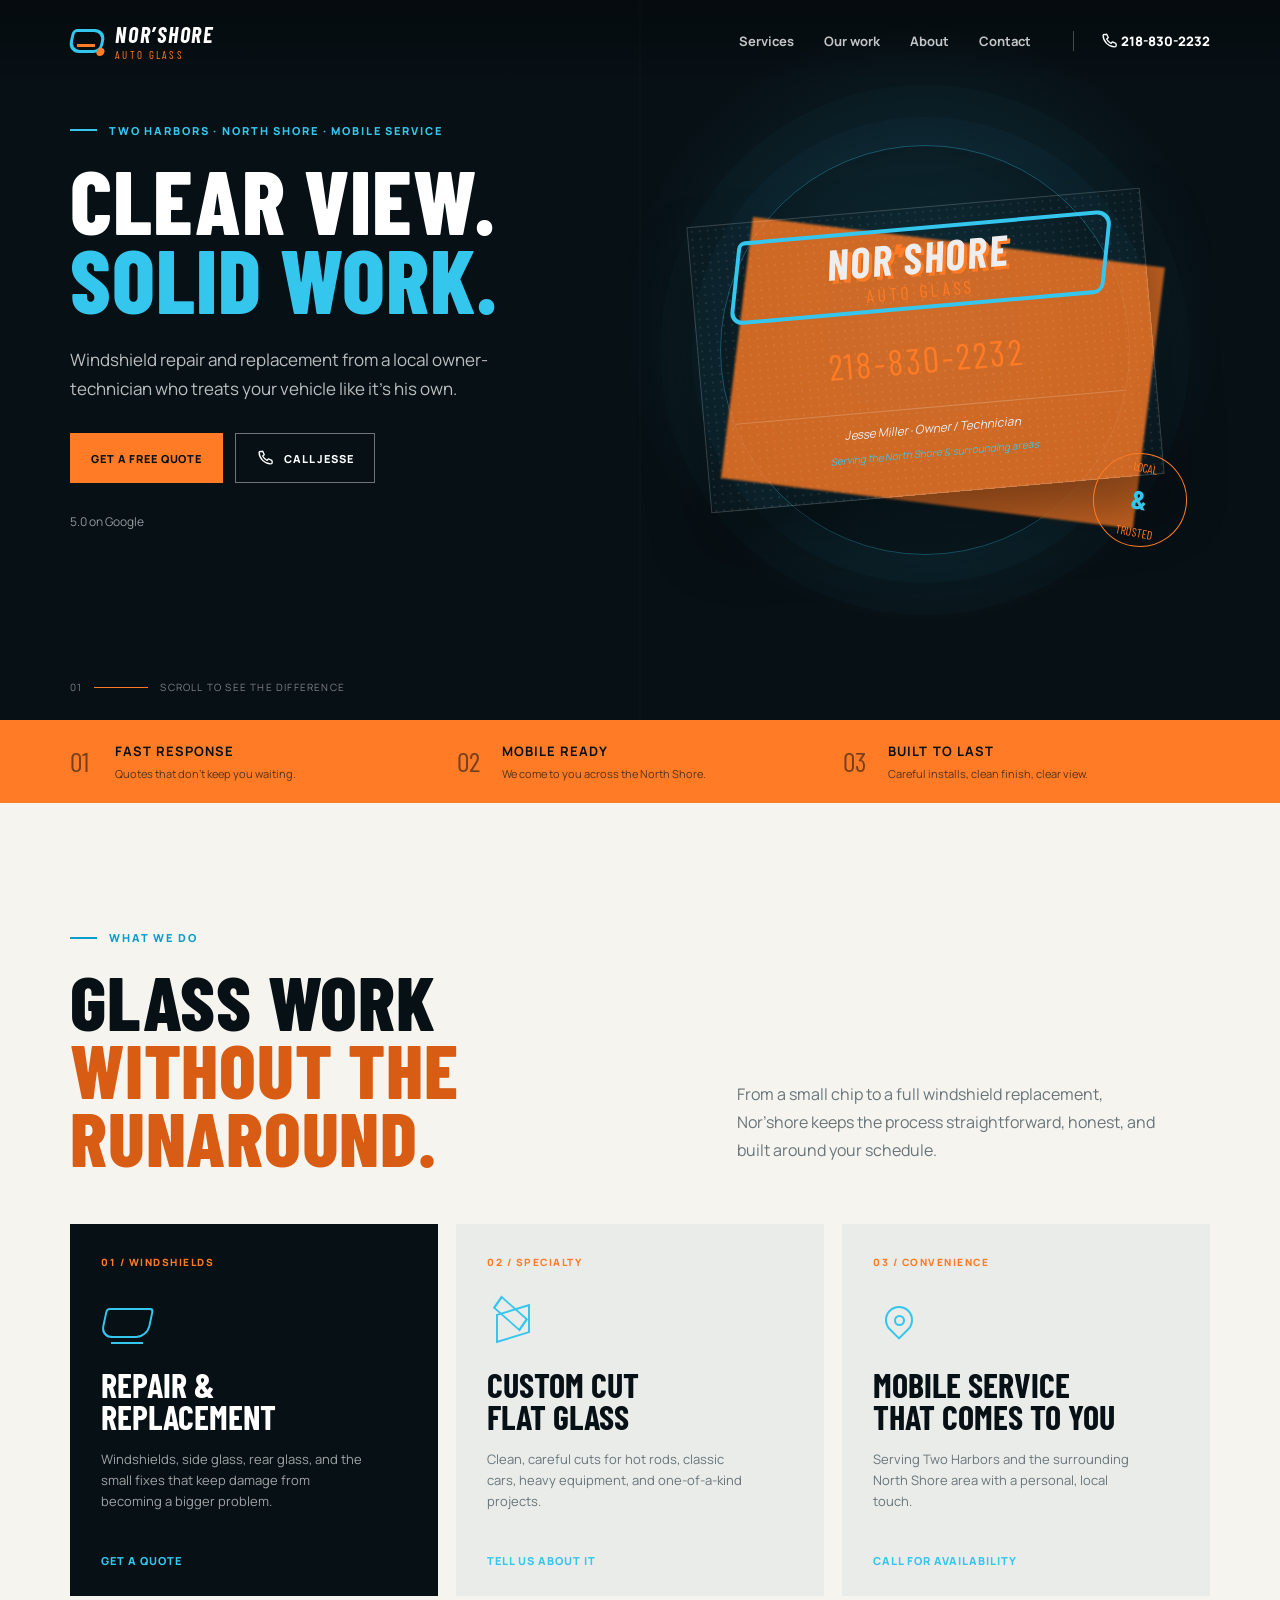
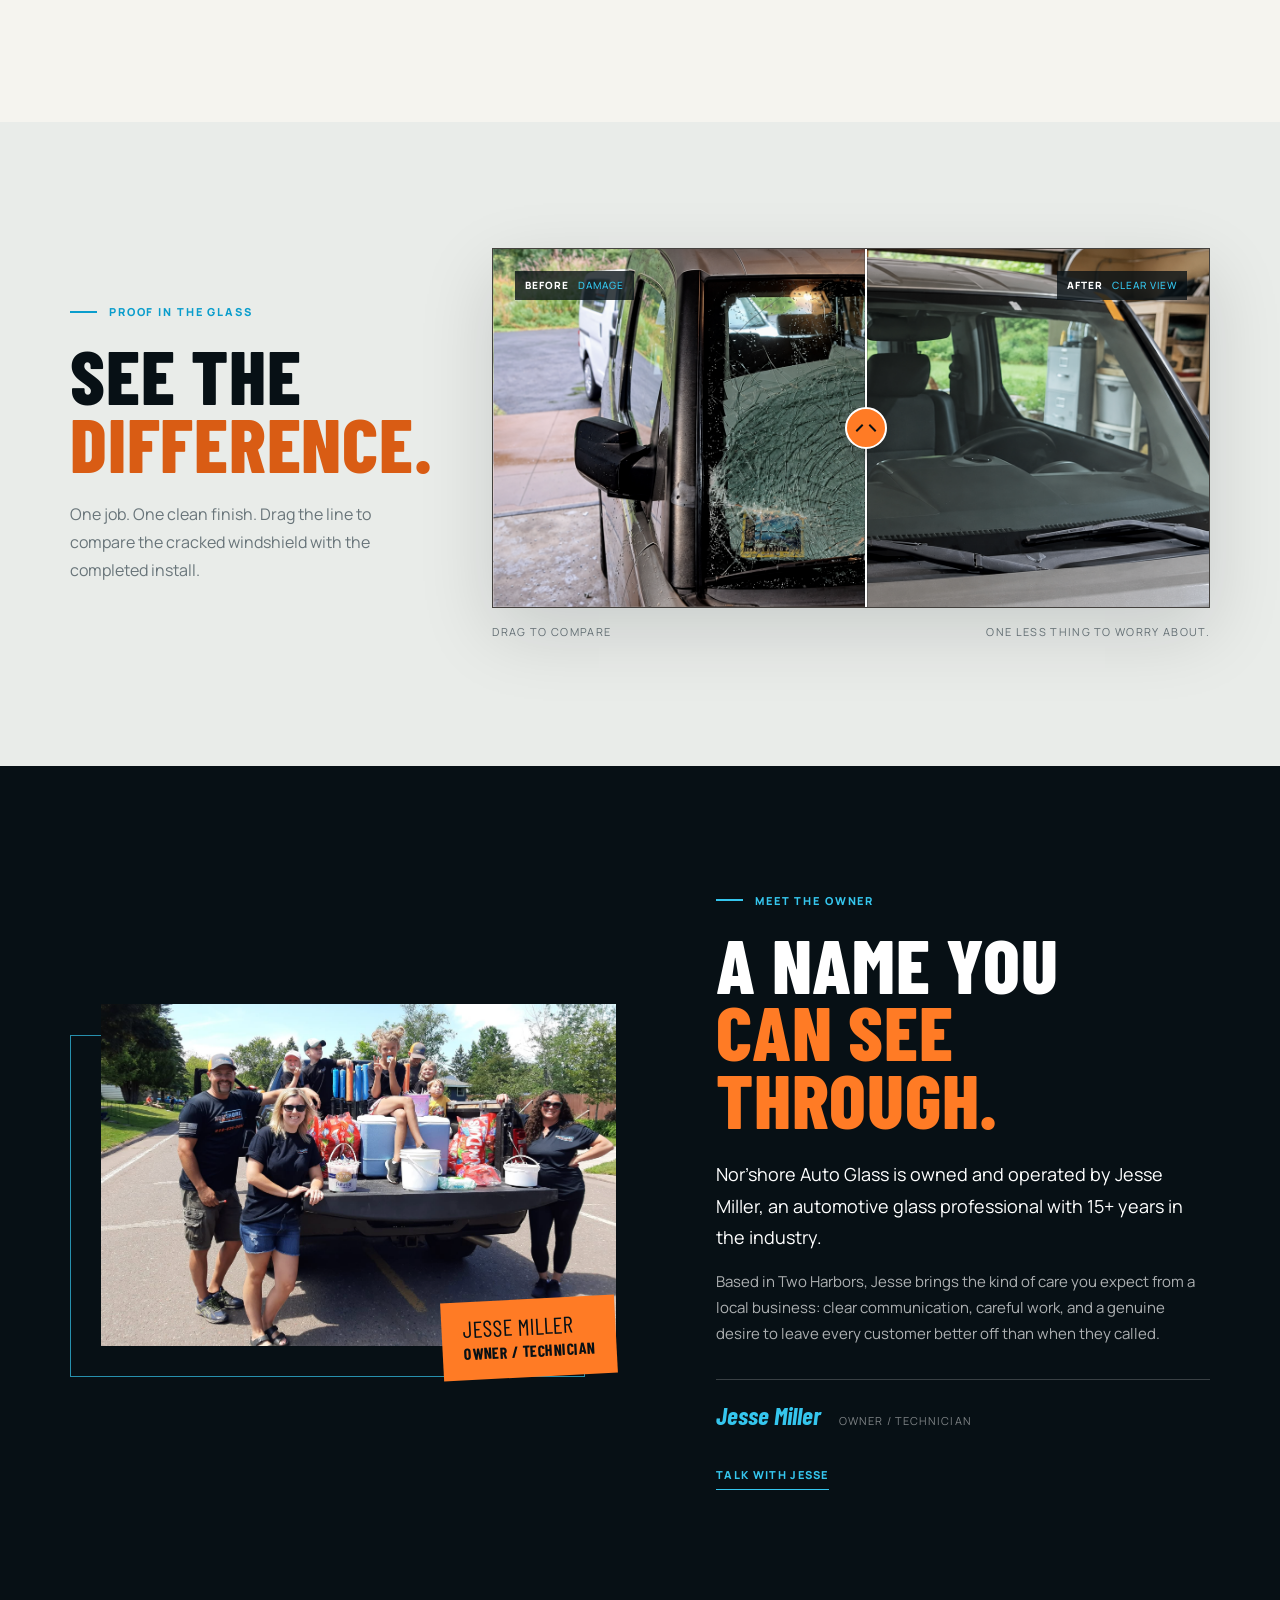
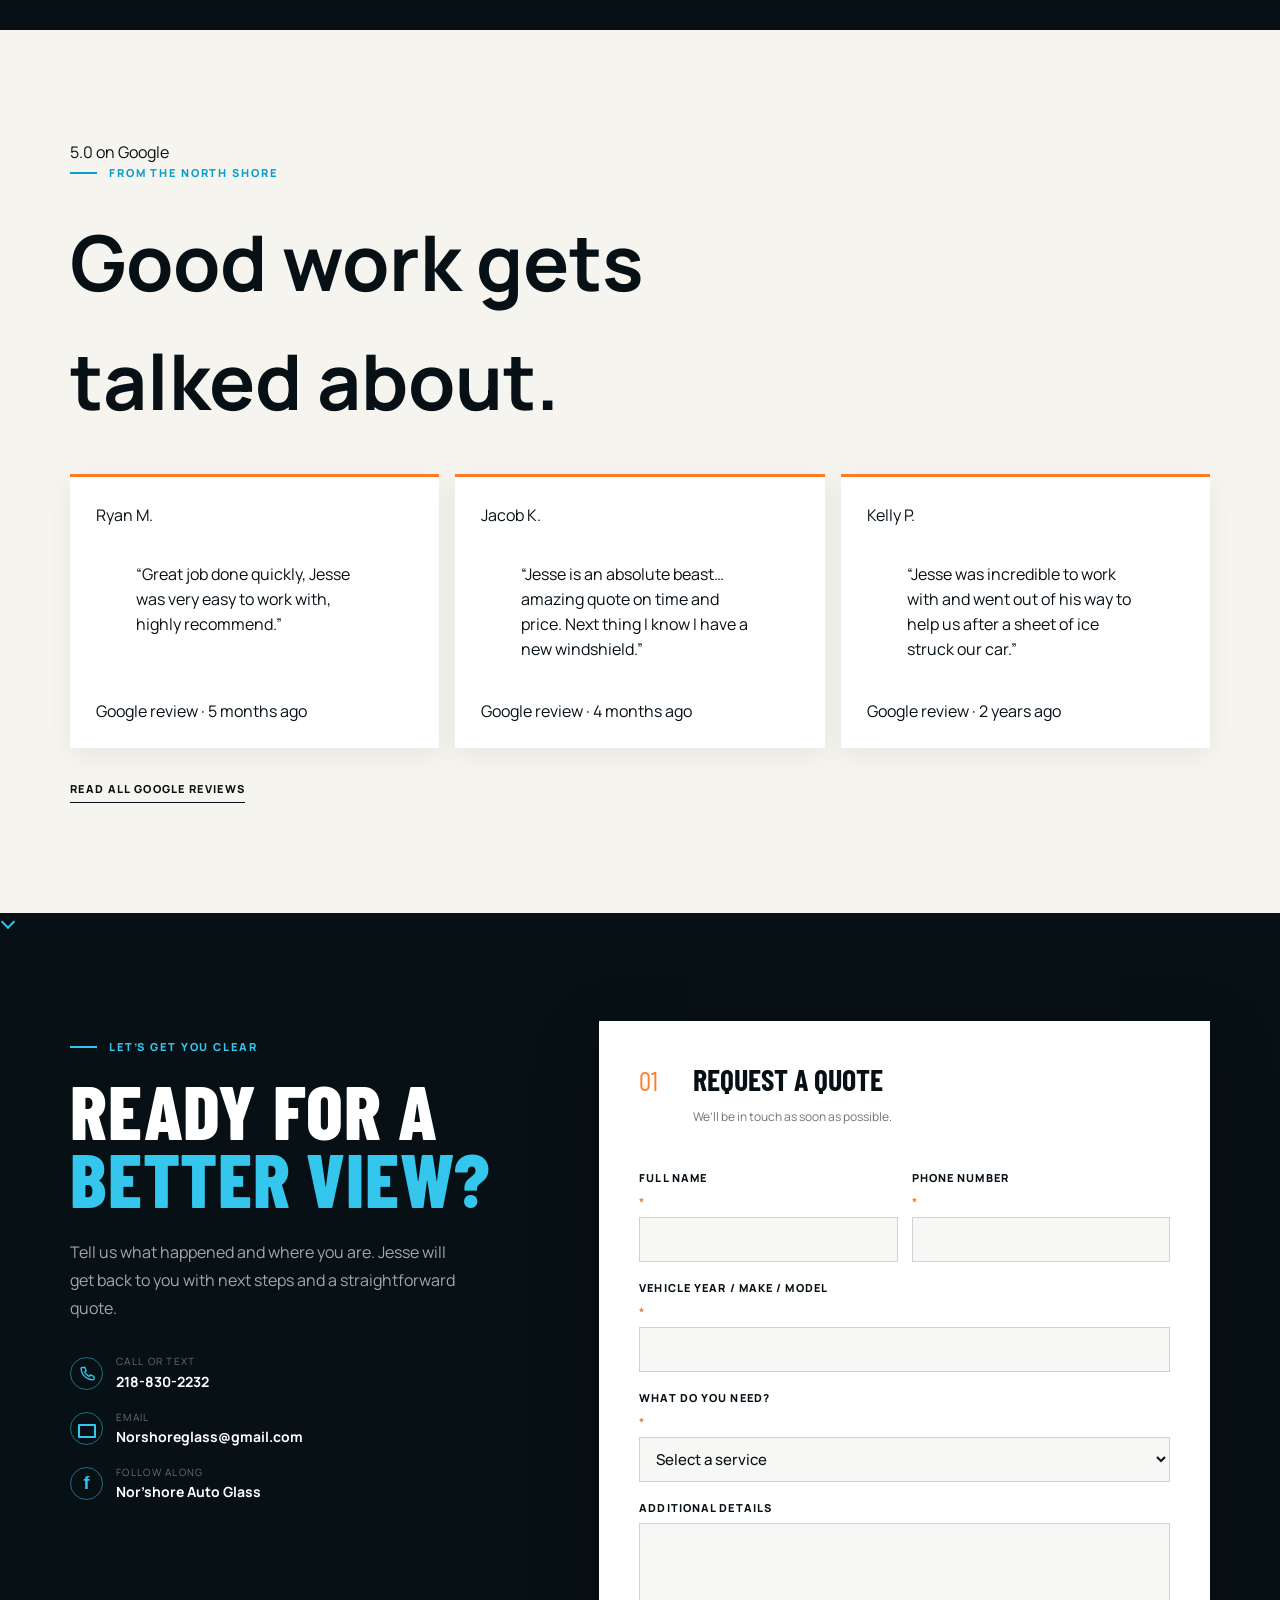
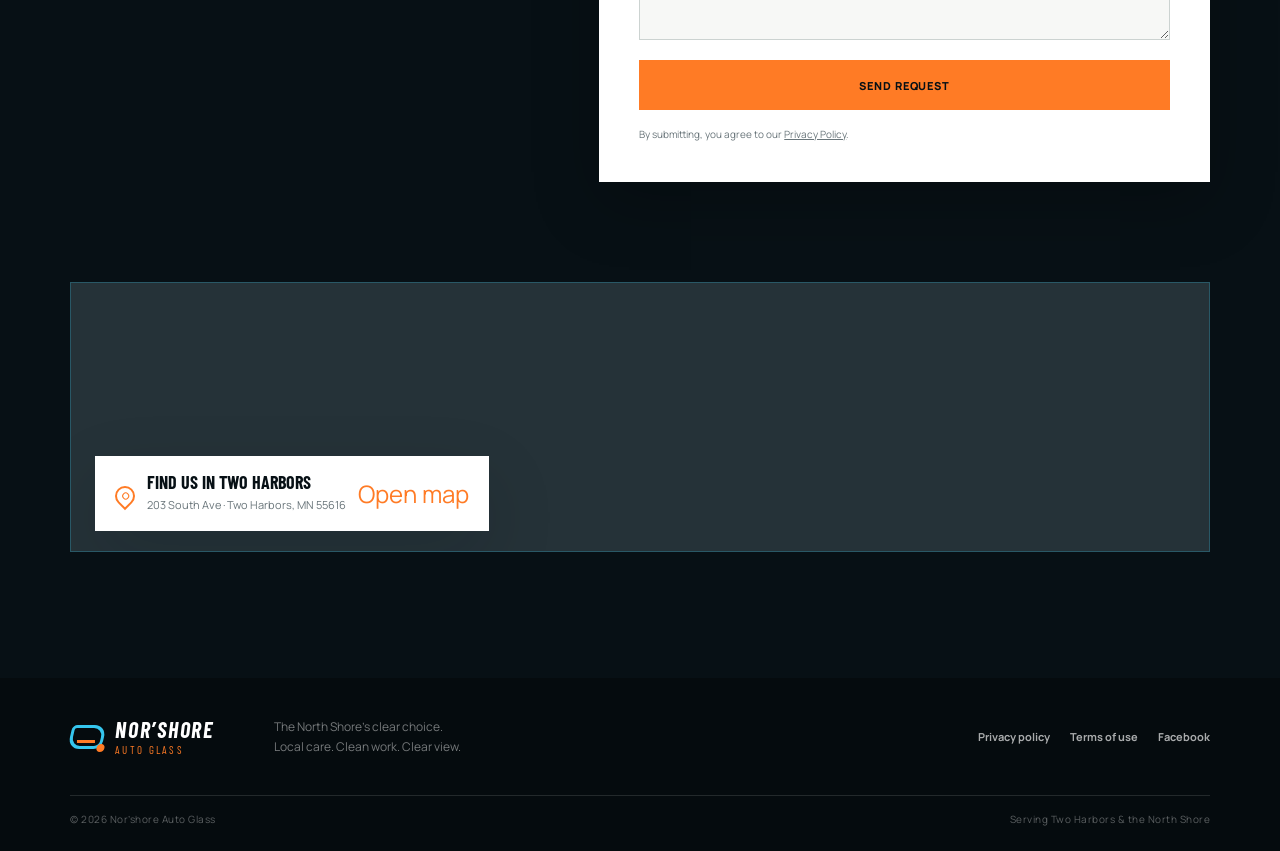
<file: index.html>
<!doctype html>
<html lang="en">
<head>
  <meta charset="utf-8">
  <meta name="viewport" content="width=device-width, initial-scale=1">
  <meta name="description" content="Nor'shore Auto Glass provides dependable windshield repair, replacement, custom glass cutting, and mobile service across Two Harbors and the North Shore.">
  <meta name="theme-color" content="#071015">
  <title>Nor'shore Auto Glass | The North Shore's Clear Choice</title>
  <link rel="preconnect" href="https://fonts.googleapis.com">
  <link rel="preconnect" href="https://fonts.gstatic.com" crossorigin>
  <link href="https://fonts.googleapis.com/css2?family=Barlow+Condensed:wght@500;600;700;800&family=Manrope:wght@400;500;600;700;800&display=swap" rel="stylesheet">
  <link rel="stylesheet" href="style.css">
  <link rel="stylesheet" href="form-overrides.css">
</head>
<body>
  <a class="skip-link" href="#main-content">Skip to content</a>
  <header class="site-header">
    <div class="shell nav-wrap">
      <a class="brand" href="#top" aria-label="Nor'shore Auto Glass home">
        <span class="brand-mark" aria-hidden="true"><span></span></span>
        <span class="brand-copy"><strong>NOR’SHORE</strong><em>AUTO GLASS</em></span>
      </a>
      <nav class="desktop-nav" aria-label="Primary navigation">
        <a href="#services">Services</a>
        <a href="#work">Our work</a>
        <a href="#about">About</a>
        <a href="#contact">Contact</a>
      </nav>
      <a class="nav-call" href="tel:+12188302232"><svg class="icon icon-phone" viewBox="0 0 24 24" aria-hidden="true"><path d="M6.6 3.5 9 3l2 4.7-2.2 1.6a15.6 15.6 0 0 0 6 6l1.6-2.2 4.7 2 .5 2.4a2 2 0 0 1-2 2.4C11.3 19.7 4.3 12.7 4.1 4.4a2 2 0 0 1 2.5-.9Z"/></svg> 218-830-2232</a>
    </div>
  </header>

  <main id="main-content">
    <section class="hero" id="top">
      <div class="hero-grid"></div>
      <div class="shell hero-inner">
        <div class="hero-content">
          <p class="eyebrow"><span class="eyebrow-line"></span> Two Harbors · North Shore · Mobile service</p>
          <h1>Clear view.<br><span>Solid work.</span></h1>
          <p class="hero-lede">Windshield repair and replacement from a local owner-technician who treats your vehicle like it’s his own.</p>
          <div class="hero-actions">
            <a class="button button-primary" href="#contact">Get a free quote</a>
            <a class="button button-ghost" href="tel:+12188302232"><svg class="icon icon-phone" viewBox="0 0 24 24" aria-hidden="true"><path d="M6.6 3.5 9 3l2 4.7-2.2 1.6a15.6 15.6 0 0 0 6 6l1.6-2.2 4.7 2 .5 2.4a2 2 0 0 1-2 2.4C11.3 19.7 4.3 12.7 4.1 4.4a2 2 0 0 1 2.5-.9Z"/></svg> Call Jesse</a>
          </div>
          <div class="hero-proof"><span>5.0 on Google</span></div>
        </div>
        <div class="hero-art" aria-label="Nor'shore Auto Glass brand card">
          <div class="hero-ring"></div>
          <div class="hero-card-shadow"></div>
          <div class="hero-card">
            <div class="card-logo"><span class="card-logo-frame"></span><strong>NOR<span>’</span>SHORE</strong><em>AUTO GLASS</em></div>
            <div class="card-number">218-830-2232</div>
            <div class="card-rule"></div>
            <p>Jesse Miller · Owner / Technician</p>
            <small>Serving the North Shore &amp; surrounding areas</small>
          </div>
          <div class="hero-sticker"><span>Local</span><strong>&amp;</strong><span>Trusted</span></div>
        </div>
      </div>
      <div class="hero-bottom shell"><span>01</span><span class="scroll-line"></span><span>Scroll to see the difference</span></div>
    </section>

    <section class="service-strip" aria-label="Service highlights">
      <div class="shell service-strip-grid">
        <div><span class="strip-number">01</span><strong>Fast response</strong><span>Quotes that don’t keep you waiting.</span></div>
        <div><span class="strip-number">02</span><strong>Mobile ready</strong><span>We come to you across the North Shore.</span></div>
        <div><span class="strip-number">03</span><strong>Built to last</strong><span>Careful installs, clean finish, clear view.</span></div>
      </div>
    </section>

    <section class="section services-section" id="services">
      <div class="shell">
        <div class="section-heading split-heading">
          <div><p class="eyebrow dark"><span class="eyebrow-line"></span> What we do</p><h2>Glass work<br><span>without the runaround.</span></h2></div>
          <p>From a small chip to a full windshield replacement, Nor’shore keeps the process straightforward, honest, and built around your schedule.</p>
        </div>
        <div class="service-grid">
          <article class="service-card featured"><span class="service-index">01 / WINDSHIELDS</span><div class="service-icon icon-windshield" aria-hidden="true"></div><h3>Repair &amp;<br>replacement</h3><p>Windshields, side glass, rear glass, and the small fixes that keep damage from becoming a bigger problem.</p><a href="#contact">Get a quote</a></article>
          <article class="service-card"><span class="service-index">02 / SPECIALTY</span><div class="service-icon icon-cube" aria-hidden="true"></div><h3>Custom cut<br>flat glass</h3><p>Clean, careful cuts for hot rods, classic cars, heavy equipment, and one-of-a-kind projects.</p><a href="#contact">Tell us about it</a></article>
          <article class="service-card"><span class="service-index">03 / CONVENIENCE</span><div class="service-icon icon-location" aria-hidden="true"></div><h3>Mobile service<br>that comes to you</h3><p>Serving Two Harbors and the surrounding North Shore area with a personal, local touch.</p><a href="tel:+12188302232">Call for availability</a></article>
        </div>
      </div>
    </section>

    <section class="section work-section" id="work">
      <div class="shell">
        <div class="section-heading work-heading"><div><p class="eyebrow dark"><span class="eyebrow-line"></span> Proof in the glass</p><h2>See the<br><span>difference.</span></h2></div><p>One job. One clean finish. Drag the line to compare the cracked windshield with the completed install.</p></div>
        <div class="comparison" style="--position: 52%">
          <div class="comparison-label label-before">Before <span>damage</span></div>
          <div class="comparison-label label-after">After <span>clear view</span></div>
          <img class="comparison-image comparison-after" src="Images/After_Nor'Shore_Matched.png" alt="Clear windshield after Nor'shore Auto Glass service" width="1536" height="1024">
          <div class="after-clip"><img class="comparison-image comparison-before" src="Images/Before_Nor'Shore_Matched.png" alt="Cracked windshield before Nor'shore Auto Glass service" width="1536" height="1024"></div>
          <div class="comparison-divider" aria-hidden="true"><span></span></div>
          <label class="sr-only" for="comparison-range">Before and after comparison position</label>
          <input id="comparison-range" class="comparison-range" type="range" min="0" max="100" value="52" aria-valuetext="52 percent after image visible">
        </div>
        <div class="comparison-meta"><span>Drag to compare</span><span>One less thing to worry about.</span></div>
      </div>
    </section>

    <section class="section about-section" id="about">
      <div class="shell about-grid">
        <div class="about-image-wrap"><img src="Images/Owner_and_Family.png" alt="Jesse Miller, pictured on the left, with family and the Nor'shore Auto Glass team" loading="lazy" width="2406" height="1598"><span class="about-caption">Jesse Miller<br><strong>Owner / Technician</strong></span></div>
        <div class="about-copy"><p class="eyebrow"><span class="eyebrow-line"></span> Meet the owner</p><h2>A name you<br><span>can see through.</span></h2><p class="lead-copy">Nor’shore Auto Glass is owned and operated by Jesse Miller, an automotive glass professional with 15+ years in the industry.</p><p>Based in Two Harbors, Jesse brings the kind of care you expect from a local business: clear communication, careful work, and a genuine desire to leave every customer better off than when they called.</p><div class="signature"><strong>Jesse Miller</strong><span>Owner / Technician</span></div><a class="text-link light-link" href="#contact">Talk with Jesse</a></div>
      </div>
    </section>

    <section class="reviews-section" aria-labelledby="reviews-title">
      <div class="shell"><div class="mobile-review-kicker"><span>5.0 on Google</span></div><p class="eyebrow dark"><span class="eyebrow-line"></span> From the North Shore</p><h2 id="reviews-title">Good work gets<br><span>talked about.</span></h2><div class="reviews-list"><figure><div class="review-top"><span>Ryan M.</span></div><blockquote>“Great job done quickly, Jesse was very easy to work with, highly recommend.”</blockquote><figcaption>Google review · 5 months ago</figcaption></figure><figure><div class="review-top"><span>Jacob K.</span></div><blockquote>“Jesse is an absolute beast… amazing quote on time and price. Next thing I know I have a new windshield.”</blockquote><figcaption>Google review · 4 months ago</figcaption></figure><figure><div class="review-top"><span>Kelly P.</span></div><blockquote>“Jesse was incredible to work with and went out of his way to help us after a sheet of ice struck our car.”</blockquote><figcaption>Google review · 2 years ago</figcaption></figure></div><a class="text-link dark-link" href="https://maps.app.goo.gl/eSVxFx4R2MsLZt9r6" target="_blank" rel="noopener">Read all Google reviews</a></div>
    </section>

    <section class="section contact-section" id="contact">
      <div class="shell contact-grid">
        <div class="contact-copy"><p class="eyebrow"><span class="eyebrow-line"></span> Let’s get you clear</p><h2>Ready for a<br><span>better view?</span></h2><p>Tell us what happened and where you are. Jesse will get back to you with next steps and a straightforward quote.</p><div class="contact-details"><a href="tel:+12188302232"><span class="detail-icon"><svg class="icon icon-phone" viewBox="0 0 24 24" aria-hidden="true"><path d="M6.6 3.5 9 3l2 4.7-2.2 1.6a15.6 15.6 0 0 0 6 6l1.6-2.2 4.7 2 .5 2.4a2 2 0 0 1-2 2.4C11.3 19.7 4.3 12.7 4.1 4.4a2 2 0 0 1 2.5-.9Z"/></svg></span><span><small>Call or text</small><strong>218-830-2232</strong></span></a><a href="mailto:Norshoreglass@gmail.com"><span class="detail-icon icon-mail" aria-hidden="true"></span><span><small>Email</small><strong>Norshoreglass@gmail.com</strong></span></a><a href="https://www.facebook.com/p/Norshore-Auto-Glass-100070150333316/" target="_blank" rel="noopener"><span class="detail-icon icon-facebook" aria-hidden="true">f</span><span><small>Follow along</small><strong>Nor’shore Auto Glass</strong></span></a></div></div>
        <div class="contact-form-wrap"><form name="contact" method="POST" data-netlify="true" netlify-honeypot="bot-field" action="/#contact" class="contact-form"><input type="hidden" name="form-name" value="contact"><p class="hidden-field"><label>Don’t fill this out if you’re human: <input name="bot-field"></label></p><div class="form-intro"><span>01</span><strong>Request a quote</strong><small>We’ll be in touch as soon as possible.</small></div><div class="form-row"><label for="full-name">Full Name <span>*</span><input id="full-name" name="full-name" type="text" autocomplete="name" required></label><label for="phone">Phone Number <span>*</span><input id="phone" name="phone" type="tel" autocomplete="tel" required></label></div><label for="vehicle">Vehicle Year / Make / Model <span>*</span><input id="vehicle" name="vehicle" type="text" autocomplete="off" required></label><label for="service">What do you need? <span>*</span><select id="service" name="service" required><option value="" selected disabled>Select a service</option><option value="Windshield Repair">Windshield Repair</option><option value="Windshield Replacement">Windshield Replacement</option><option value="Full Glass Installation (door/back glass/mirrors)">Full Glass Installation (door/back glass/mirrors)</option><option value="Custom Cut Flat Glass">Custom Cut Flat Glass</option><option value="Heavy Equipment Glass">Heavy Equipment Glass</option><option value="Mobile Service">Mobile Service</option></select></label><label for="additional-details">Additional Details<textarea id="additional-details" name="additional-details" rows="4"></textarea></label><button class="button button-primary submit-button" type="submit">Send request</button><p class="form-note">By submitting, you agree to our <a href="privacy.html">Privacy Policy</a>.</p></form></div>
      </div>
      <div class="map-wrap"><iframe title="Map showing Nor'shore Auto Glass in Two Harbors, Minnesota" src="https://www.google.com/maps?q=Nor%27shore%20Auto%20Glass%2C%20203%20South%20Ave%2C%20Two%20Harbors%2C%20MN%2055616&output=embed" loading="lazy" referrerpolicy="no-referrer-when-downgrade"></iframe><div class="map-card"><span class="map-pin" aria-hidden="true"></span><div><strong>Find us in Two Harbors</strong><span>203 South Ave · Two Harbors, MN 55616</span></div><a href="https://maps.app.goo.gl/eSVxFx4R2MsLZt9r6" target="_blank" rel="noopener" aria-label="Open Nor'shore Auto Glass in Google Maps">Open map</a></div></div>
    </section>
  </main>

  <footer class="site-footer"><div class="shell footer-top"><a class="brand" href="#top"><span class="brand-mark" aria-hidden="true"><span></span></span><span class="brand-copy"><strong>NOR’SHORE</strong><em>AUTO GLASS</em></span></a><p>The North Shore’s clear choice.<br>Local care. Clean work. Clear view.</p><div class="footer-links"><a href="privacy.html">Privacy policy</a><a href="terms.html">Terms of use</a><a href="https://www.facebook.com/p/Norshore-Auto-Glass-100070150333316/" target="_blank" rel="noopener">Facebook</a></div></div><div class="shell footer-bottom"><span>© <span id="year"></span> Nor’shore Auto Glass</span><span>Serving Two Harbors &amp; the North Shore</span></div></footer>
  <a class="mobile-call" href="tel:+12188302232"><svg class="icon icon-phone" viewBox="0 0 24 24" aria-hidden="true"><path d="M6.6 3.5 9 3l2 4.7-2.2 1.6a15.6 15.6 0 0 0 6 6l1.6-2.2 4.7 2 .5 2.4a2 2 0 0 1-2 2.4C11.3 19.7 4.3 12.7 4.1 4.4a2 2 0 0 1 2.5-.9Z"/></svg><span>Call now</span><strong>218-830-2232</strong></a>
  <script src="script.js"></script>
</body>
</html>
</file>
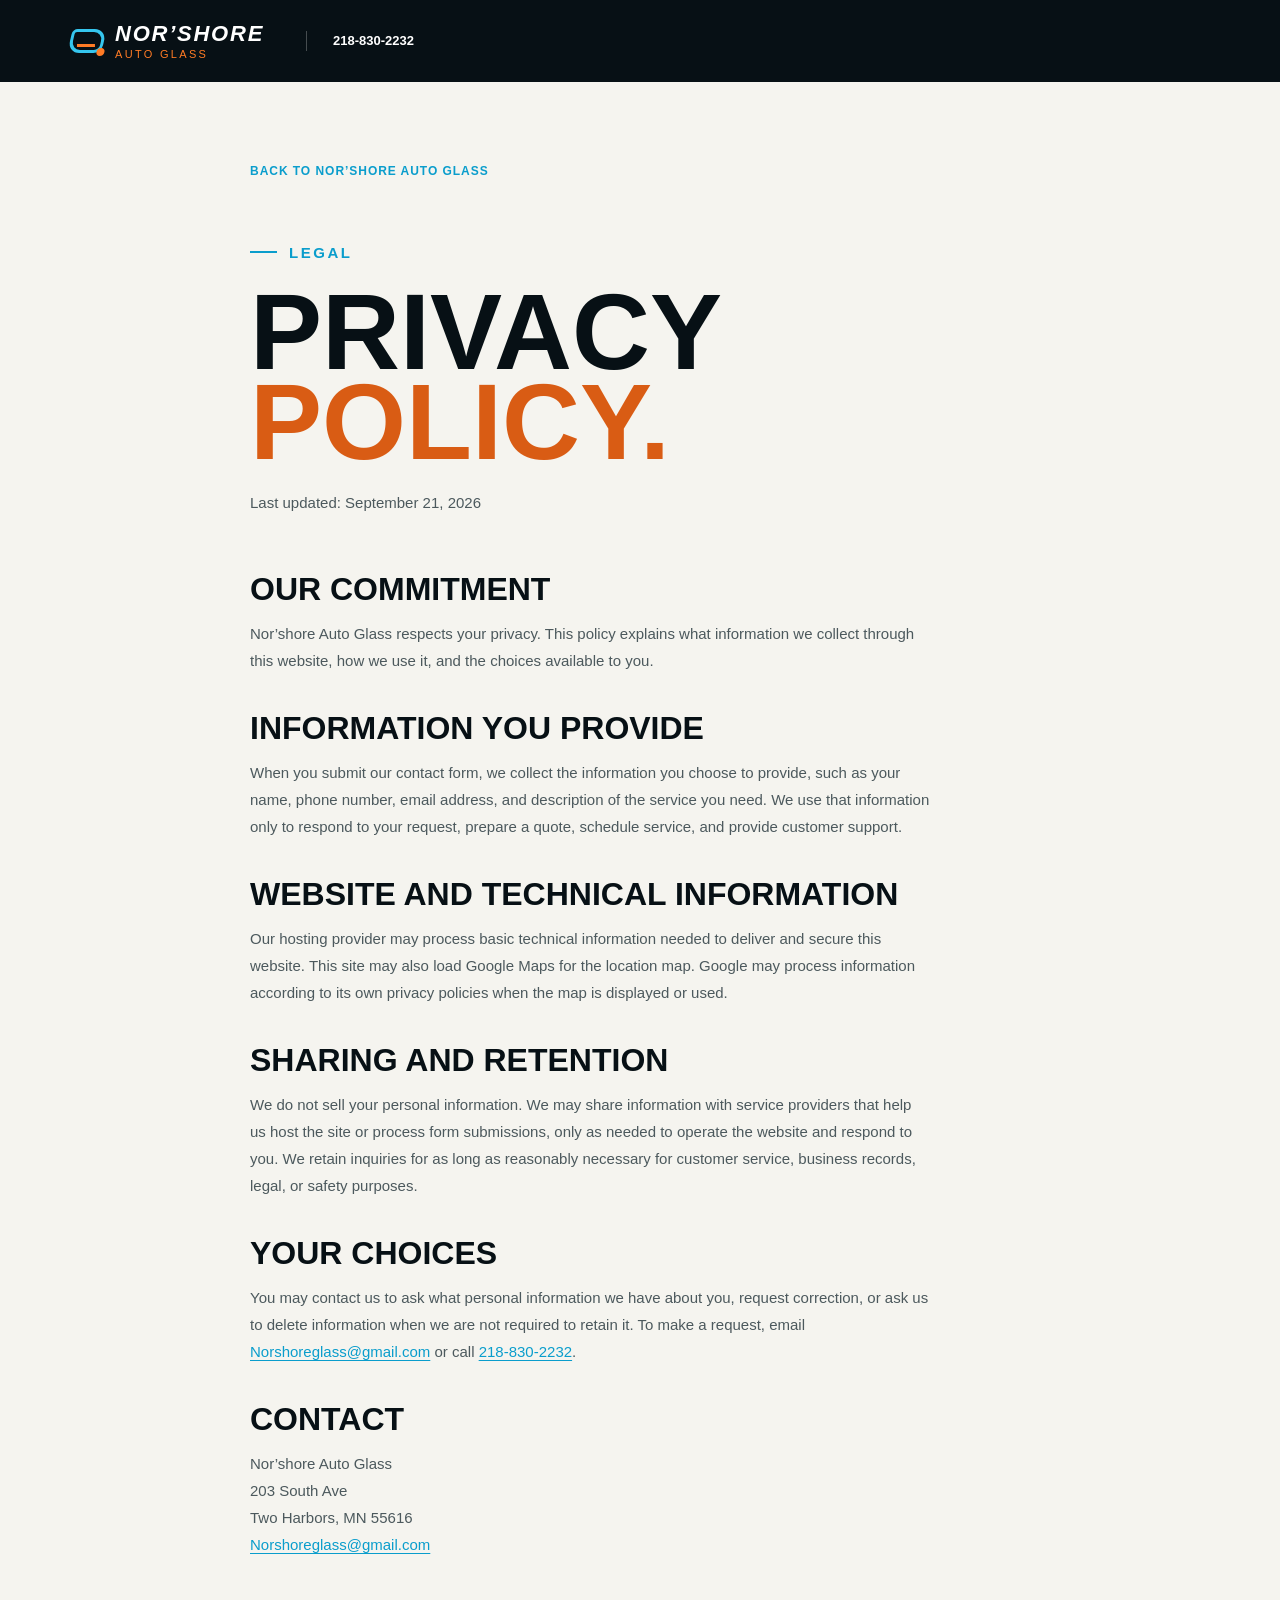
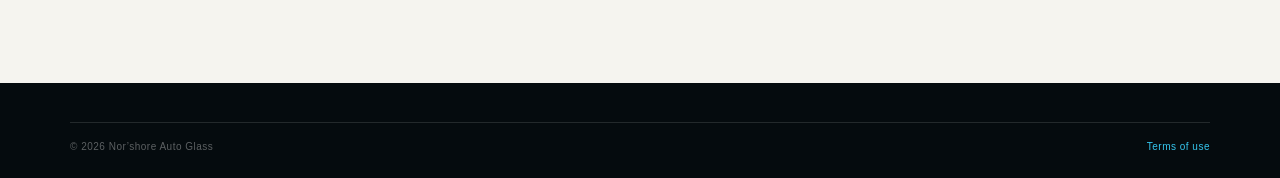
<file: privacy.html>
<!doctype html><html lang="en"><head><meta charset="utf-8"><meta name="viewport" content="width=device-width, initial-scale=1"><meta name="description" content="Privacy Policy for Nor'shore Auto Glass."><title>Privacy Policy | Nor'shore Auto Glass</title><link rel="stylesheet" href="style.css"></head><body class="legal-page"><header class="site-header legal-header"><div class="shell nav-wrap"><a class="brand" href="index.html"><span class="brand-mark" aria-hidden="true"><span></span></span><span class="brand-copy"><strong>NOR’SHORE</strong><em>AUTO GLASS</em></span></a><a class="nav-call" href="tel:+12188302232">218-830-2232</a></div></header><main class="legal-main"><div class="shell legal-content"><a class="back-link" href="index.html">Back to Nor’shore Auto Glass</a><p class="eyebrow dark"><span class="eyebrow-line"></span> Legal</p><h1>Privacy<br><span>Policy.</span></h1><p class="legal-updated">Last updated: September 21, 2026</p><h2>Our commitment</h2><p>Nor’shore Auto Glass respects your privacy. This policy explains what information we collect through this website, how we use it, and the choices available to you.</p><h2>Information you provide</h2><p>When you submit our contact form, we collect the information you choose to provide, such as your name, phone number, email address, and description of the service you need. We use that information only to respond to your request, prepare a quote, schedule service, and provide customer support.</p><h2>Website and technical information</h2><p>Our hosting provider may process basic technical information needed to deliver and secure this website. This site may also load Google Maps for the location map. Google may process information according to its own privacy policies when the map is displayed or used.</p><h2>Sharing and retention</h2><p>We do not sell your personal information. We may share information with service providers that help us host the site or process form submissions, only as needed to operate the website and respond to you. We retain inquiries for as long as reasonably necessary for customer service, business records, legal, or safety purposes.</p><h2>Your choices</h2><p>You may contact us to ask what personal information we have about you, request correction, or ask us to delete information when we are not required to retain it. To make a request, email <a href="mailto:Norshoreglass@gmail.com">Norshoreglass@gmail.com</a> or call <a href="tel:+12188302232">218-830-2232</a>.</p><h2>Contact</h2><p>Nor’shore Auto Glass<br>203 South Ave<br>Two Harbors, MN 55616<br><a href="mailto:Norshoreglass@gmail.com">Norshoreglass@gmail.com</a></p></div></main><footer class="site-footer"><div class="shell footer-bottom"><span>© <span id="year"></span> Nor’shore Auto Glass</span><a href="terms.html">Terms of use</a></div></footer><script>document.querySelector('#year').textContent=new Date().getFullYear()</script></body></html>
</file>
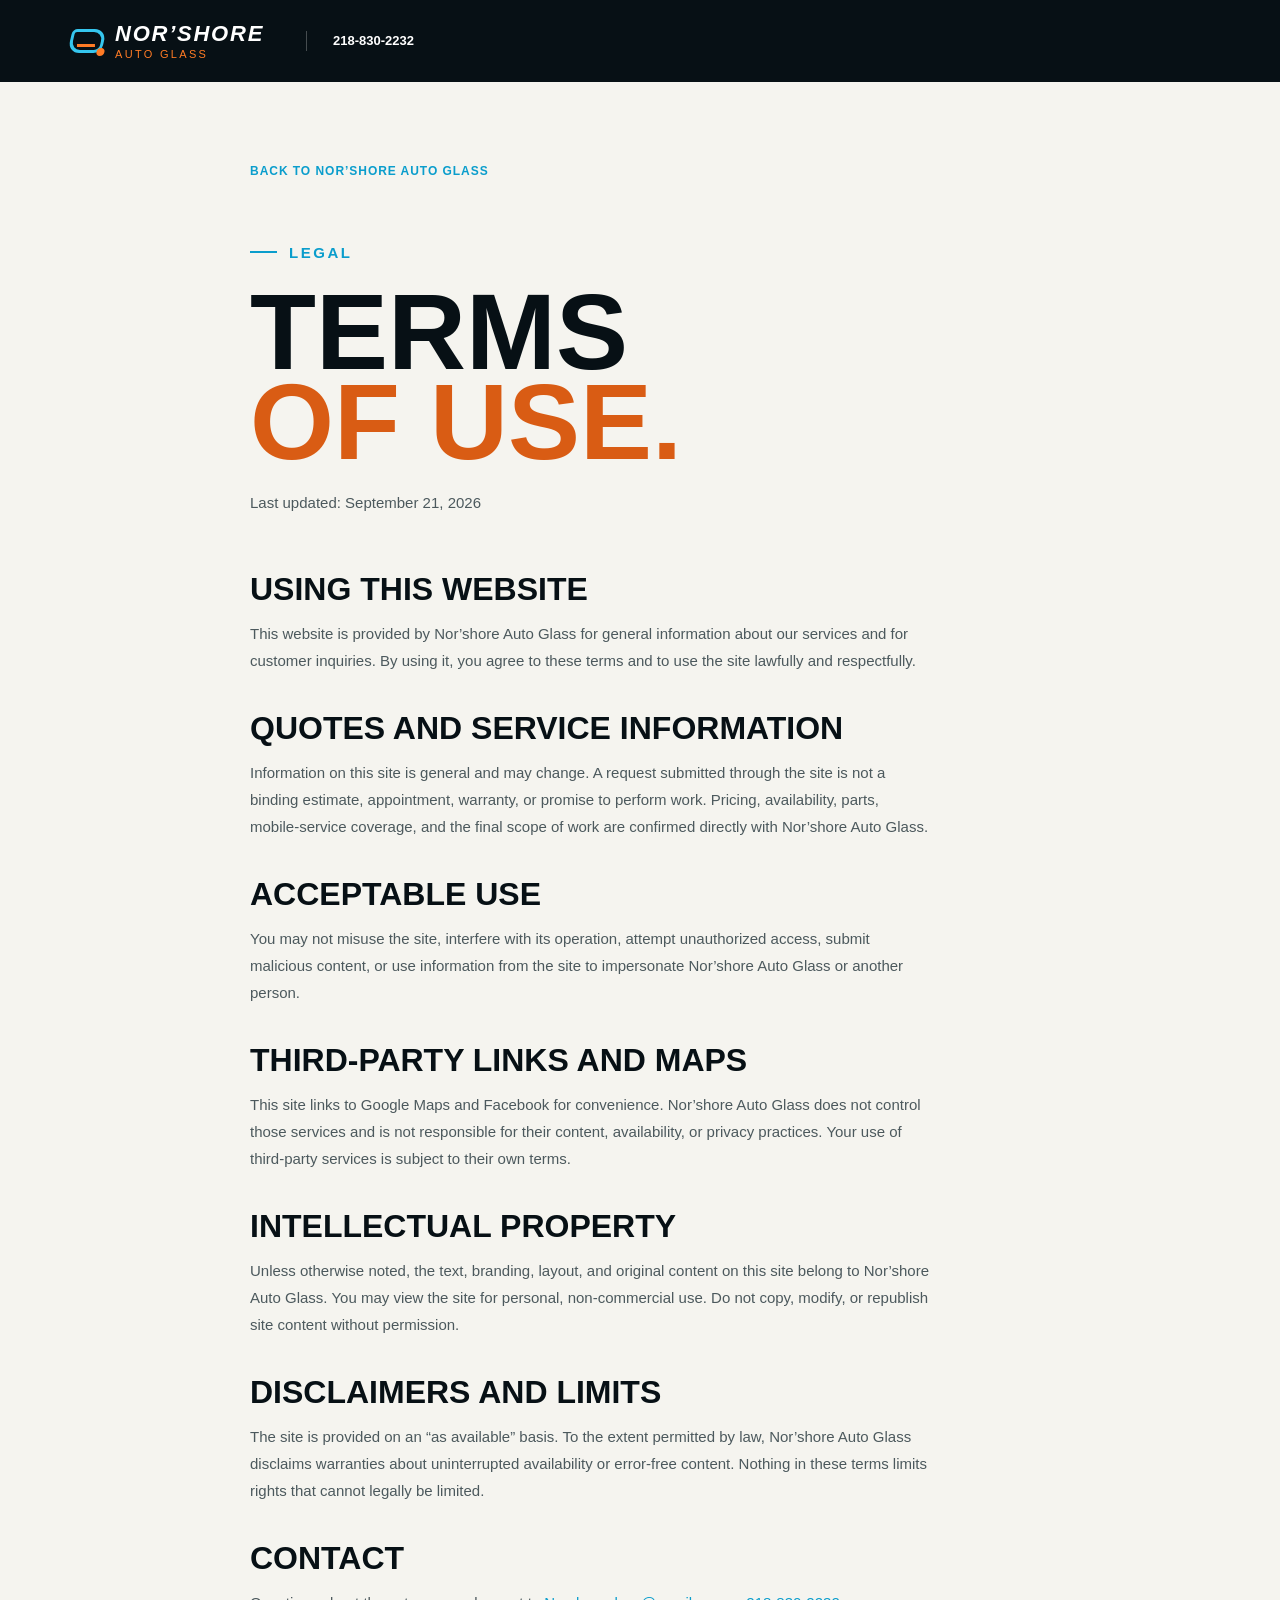
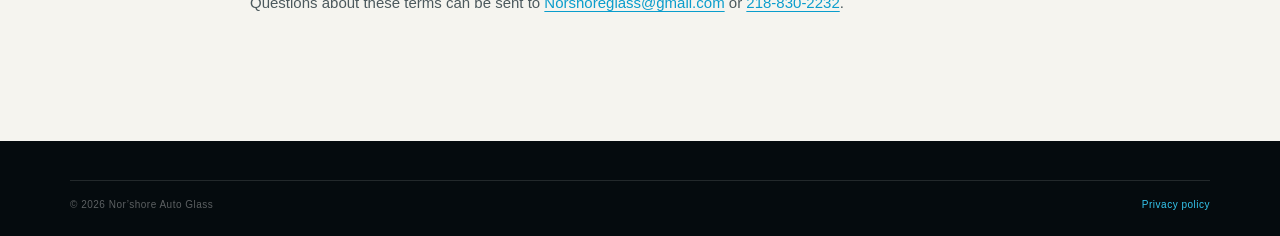
<file: terms.html>
<!doctype html><html lang="en"><head><meta charset="utf-8"><meta name="viewport" content="width=device-width, initial-scale=1"><meta name="description" content="Terms of Use for Nor'shore Auto Glass."><title>Terms of Use | Nor'shore Auto Glass</title><link rel="stylesheet" href="style.css"></head><body class="legal-page"><header class="site-header legal-header"><div class="shell nav-wrap"><a class="brand" href="index.html"><span class="brand-mark" aria-hidden="true"><span></span></span><span class="brand-copy"><strong>NOR’SHORE</strong><em>AUTO GLASS</em></span></a><a class="nav-call" href="tel:+12188302232">218-830-2232</a></div></header><main class="legal-main"><div class="shell legal-content"><a class="back-link" href="index.html">Back to Nor’shore Auto Glass</a><p class="eyebrow dark"><span class="eyebrow-line"></span> Legal</p><h1>Terms<br><span>of use.</span></h1><p class="legal-updated">Last updated: September 21, 2026</p><h2>Using this website</h2><p>This website is provided by Nor’shore Auto Glass for general information about our services and for customer inquiries. By using it, you agree to these terms and to use the site lawfully and respectfully.</p><h2>Quotes and service information</h2><p>Information on this site is general and may change. A request submitted through the site is not a binding estimate, appointment, warranty, or promise to perform work. Pricing, availability, parts, mobile-service coverage, and the final scope of work are confirmed directly with Nor’shore Auto Glass.</p><h2>Acceptable use</h2><p>You may not misuse the site, interfere with its operation, attempt unauthorized access, submit malicious content, or use information from the site to impersonate Nor’shore Auto Glass or another person.</p><h2>Third-party links and maps</h2><p>This site links to Google Maps and Facebook for convenience. Nor’shore Auto Glass does not control those services and is not responsible for their content, availability, or privacy practices. Your use of third-party services is subject to their own terms.</p><h2>Intellectual property</h2><p>Unless otherwise noted, the text, branding, layout, and original content on this site belong to Nor’shore Auto Glass. You may view the site for personal, non-commercial use. Do not copy, modify, or republish site content without permission.</p><h2>Disclaimers and limits</h2><p>The site is provided on an “as available” basis. To the extent permitted by law, Nor’shore Auto Glass disclaims warranties about uninterrupted availability or error-free content. Nothing in these terms limits rights that cannot legally be limited.</p><h2>Contact</h2><p>Questions about these terms can be sent to <a href="mailto:Norshoreglass@gmail.com">Norshoreglass@gmail.com</a> or <a href="tel:+12188302232">218-830-2232</a>.</p></div></main><footer class="site-footer"><div class="shell footer-bottom"><span>© <span id="year"></span> Nor’shore Auto Glass</span><a href="privacy.html">Privacy policy</a></div></footer><script>document.querySelector('#year').textContent=new Date().getFullYear()</script></body></html>
</file>
<file: style.css>
:root{--ink:#071015;--ink-soft:#15262d;--surface:#f5f4ef;--surface-2:#e9ece9;--cyan:#35c6ee;--cyan-deep:#0a9dcc;--orange:#ff7b25;--orange-deep:#d95c14;--white:#fff;--muted:#69757a;--line:rgba(7,16,21,.13);--shadow:0 24px 70px rgba(7,16,21,.14);--display:'Barlow Condensed',Impact,sans-serif;--body:'Manrope',Arial,sans-serif;--shell:min(1140px,calc(100% - 48px));}*{box-sizing:border-box}html{scroll-behavior:smooth}body{margin:0;color:var(--ink);background:var(--surface);font-family:var(--body);font-size:16px;line-height:1.55}img{display:block;max-width:100%}a{color:inherit;text-decoration:none}button,input,textarea{font:inherit}.shell{width:var(--shell);margin-inline:auto}.sr-only,.hidden-field,.skip-link{position:absolute;width:1px;height:1px;padding:0;margin:-1px;overflow:hidden;clip:rect(0,0,0,0);white-space:nowrap;border:0}.skip-link:focus{position:fixed;z-index:1000;left:16px;top:16px;width:auto;height:auto;margin:0;padding:12px 16px;clip:auto;background:var(--cyan);color:var(--ink);border-radius:4px}.site-header{position:absolute;z-index:20;inset:0 0 auto;color:var(--white);background:linear-gradient(180deg,rgba(0,0,0,.35),transparent)}.nav-wrap{height:82px;display:flex;align-items:center;gap:42px}.brand{display:flex;align-items:center;gap:11px;width:max-content}.brand-mark{position:relative;width:34px;height:24px;border:3px solid var(--cyan);border-radius:5px 12px 8px 12px;transform:skew(-13deg);display:block}.brand-mark:after{content:'';position:absolute;right:-6px;bottom:-6px;width:8px;height:8px;background:var(--orange);border-radius:50%}.brand-mark span{position:absolute;left:5px;bottom:3px;width:18px;height:3px;background:var(--orange);transform:skew(13deg)}.brand-copy{display:grid;line-height:1}.brand-copy strong{font-family:var(--display);font-size:22px;letter-spacing:.08em;font-style:italic}.brand-copy em{font-family:var(--display);font-style:normal;color:var(--orange);font-size:11px;letter-spacing:.21em;margin-top:4px}.desktop-nav{display:flex;gap:30px;margin-left:auto;font-size:13px;font-weight:700;color:rgba(255,255,255,.76)}.desktop-nav a:hover,.footer-links a:hover{color:var(--cyan)}.nav-call{border-left:1px solid rgba(255,255,255,.25);padding-left:26px;font-size:13px;font-weight:800;white-space:nowrap}.icon{display:inline-block;position:relative;width:18px;height:18px;vertical-align:-4px}.icon-phone:before{content:'';position:absolute;width:8px;height:13px;border:2px solid currentColor;border-top-color:transparent;border-bottom-color:transparent;border-radius:50%;left:4px;top:2px;transform:rotate(-40deg)}.icon-mail:before{content:'';display:block;width:14px;height:10px;border:2px solid currentColor;border-radius:1px;transform:translateY(2px)}.icon-mail:after{content:'';position:absolute;left:3px;top:4px;width:8px;height:8px;border-left:2px solid currentColor;border-bottom:2px solid currentColor;transform:rotate(-45deg)}.hero{min-height:720px;background:var(--ink);color:var(--white);overflow:hidden;position:relative}.hero:before{content:'';position:absolute;inset:0;background:radial-gradient(circle at 72% 45%,rgba(53,198,238,.18),transparent 30%),linear-gradient(115deg,rgba(7,16,21,.98) 0%,rgba(7,16,21,.9) 47%,rgba(7,16,21,.66) 100%)}.hero:after{content:'';position:absolute;inset:0;opacity:.24;background-image:radial-gradient(rgba(255,255,255,.38) .7px,transparent .7px);background-size:6px 6px;mask-image:linear-gradient(90deg,transparent 40%,black)}.hero-grid{position:absolute;inset:0;background:linear-gradient(90deg,transparent 49.9%,rgba(255,255,255,.09) 50%,transparent 50.1%),linear-gradient(0deg,transparent 49.9%,rgba(255,255,255,.05) 50%,transparent 50.1%);background-size:100% 100%,100% 140px;opacity:.24}.hero-inner{position:relative;z-index:2;display:grid;grid-template-columns:1fr 1fr;min-height:650px;align-items:center;padding-top:50px}.hero-content{padding-bottom:46px;max-width:570px}.eyebrow{font-size:11px;font-weight:800;letter-spacing:.17em;text-transform:uppercase;color:var(--cyan);display:flex;align-items:center;gap:12px;margin:0 0 21px}.eyebrow.dark{color:var(--cyan-deep)}.eyebrow-line{width:27px;height:2px;background:currentColor}.hero h1,.section h2{font-family:var(--display);font-size:clamp(60px,7vw,99px);line-height:.88;letter-spacing:.01em;text-transform:uppercase;margin:0;font-weight:800}.hero h1 span,.section h2 span{color:var(--cyan)}.hero-lede{font-size:17px;line-height:1.7;color:rgba(255,255,255,.73);max-width:480px;margin:28px 0 30px}.hero-actions{display:flex;align-items:center;gap:12px;flex-wrap:wrap}.button{min-height:50px;padding:14px 20px;border:1px solid transparent;display:inline-flex;align-items:center;justify-content:center;gap:10px;text-transform:uppercase;letter-spacing:.08em;font-size:11px;font-weight:800;transition:transform .2s ease,background .2s ease,color .2s ease,border-color .2s ease;cursor:pointer}.button:hover{transform:translateY(-2px)}.button-primary{background:var(--orange);color:var(--ink)}.button-primary:hover{background:#ff944b}.button-ghost{border-color:rgba(255,255,255,.42);color:var(--white)}.button-ghost:hover{border-color:var(--cyan);color:var(--cyan)}.hero-proof{display:flex;align-items:center;gap:12px;margin-top:30px;color:rgba(255,255,255,.57);font-size:12px}.stars{color:var(--orange);letter-spacing:.11em}.hero-art{height:530px;position:relative;display:flex;align-items:center;justify-content:center}.hero-ring{position:absolute;width:410px;height:410px;border:1px solid rgba(53,198,238,.35);border-radius:50%;box-shadow:0 0 0 28px rgba(53,198,238,.03),0 0 0 60px rgba(53,198,238,.02)}.hero-card-shadow{position:absolute;width:415px;height:263px;background:var(--orange);transform:rotate(7deg) translate(20px,20px);opacity:.8;filter:blur(1px)}.hero-card{position:relative;width:min(455px,82%);aspect-ratio:1.78;background:linear-gradient(135deg,#171e22,#050809);border:1px solid rgba(255,255,255,.18);box-shadow:0 32px 60px rgba(0,0,0,.42);padding:31px;transform:rotate(-5deg);background-image:radial-gradient(rgba(255,255,255,.08) 1px,transparent 1px);background-size:8px 8px}.card-logo{text-align:center;position:relative;color:#eee;font-family:var(--display);font-style:italic;font-size:43px;line-height:.8;letter-spacing:.04em;text-shadow:3px 3px 0 var(--orange)}.card-logo strong{position:relative;z-index:1}.card-logo strong span{color:var(--orange)}.card-logo em{display:block;font-size:18px;letter-spacing:.2em;color:var(--orange);font-style:normal;text-shadow:none;margin-top:11px}.card-logo-frame{position:absolute;inset:-13px 5px -10px 10px;border:4px solid var(--cyan);border-radius:7px 16px 10px 14px;transform:skew(-11deg);z-index:0}.card-number{font-family:var(--display);color:var(--orange);font-size:36px;letter-spacing:.08em;text-align:center;margin-top:32px}.card-rule{height:1px;background:rgba(255,255,255,.2);margin:20px 0 12px}.hero-card p{font-size:12px;font-style:italic;text-align:center;margin:0;color:#eee}.hero-card small{display:block;color:var(--cyan);text-align:center;margin-top:8px;font-size:10px;font-style:italic}.hero-sticker{position:absolute;right:4%;bottom:68px;display:grid;place-items:center;width:94px;height:94px;border:1px solid var(--orange);border-radius:50%;color:var(--orange);font-family:var(--display);line-height:.8;text-transform:uppercase;transform:rotate(10deg);font-size:12px}.hero-sticker strong{font-size:26px;color:var(--cyan)}.hero-bottom{position:absolute;z-index:2;bottom:25px;left:0;right:0;display:flex;align-items:center;gap:12px;color:rgba(255,255,255,.48);font-size:10px;letter-spacing:.12em;text-transform:uppercase}.scroll-line{height:1px;width:54px;background:var(--orange)}.service-strip{background:var(--orange);color:var(--ink)}.service-strip-grid{display:grid;grid-template-columns:repeat(3,1fr);gap:20px;padding:20px 0}.service-strip-grid>div{display:grid;grid-template-columns:32px 1fr;column-gap:13px;align-items:center}.strip-number{grid-row:span 2;font-family:var(--display);font-size:28px;color:rgba(7,16,21,.55)}.service-strip strong{font-size:13px;text-transform:uppercase;letter-spacing:.08em}.service-strip-grid>div>span:last-child{grid-column:2;font-size:11px;color:rgba(7,16,21,.68);margin-top:2px}.section{padding:126px 0}.services-section{background:var(--surface)}.section-heading{margin-bottom:54px}.split-heading{display:grid;grid-template-columns:1fr .78fr;align-items:end;gap:60px}.section-heading h2{font-size:clamp(55px,6vw,82px);color:var(--ink)}.section-heading h2 span{color:var(--orange-deep)}.split-heading>p,.work-heading>p{color:var(--muted);font-size:16px;line-height:1.75;max-width:420px;margin:0 0 6px}.service-grid{display:grid;grid-template-columns:repeat(3,1fr);gap:18px}.service-card{padding:31px;background:var(--surface-2);min-height:318px;position:relative;transition:transform .2s ease,box-shadow .2s ease}.service-card:hover{transform:translateY(-5px);box-shadow:var(--shadow)}.service-card.featured{background:var(--ink);color:var(--white)}.service-index{font-size:10px;letter-spacing:.15em;font-weight:800;color:var(--orange);display:block}.service-icon{margin:33px 0 25px;width:52px;height:40px;color:var(--cyan);position:relative}.icon-windshield:before{content:'';position:absolute;inset:4px 2px 6px;border:2px solid currentColor;border-radius:4px 4px 12px 12px;transform:skew(-12deg)}.icon-windshield:after{content:'';position:absolute;left:10px;right:10px;bottom:0;height:2px;background:currentColor}.icon-cube:before{content:'';position:absolute;inset:5px 9px 6px;border:2px solid currentColor;transform:skewY(-17deg)}.icon-cube:after{content:'';position:absolute;width:27px;height:13px;top:1px;left:8px;border:2px solid currentColor;transform:skewY(17deg) rotate(30deg)}.icon-location:before{content:'';position:absolute;left:12px;top:2px;width:24px;height:24px;border:2px solid currentColor;border-radius:50% 50% 50% 0;transform:rotate(-45deg)}.icon-location:after{content:'';position:absolute;width:7px;height:7px;border:2px solid currentColor;border-radius:50%;left:21px;top:11px}.service-card h3{font-family:var(--display);font-size:34px;line-height:.95;text-transform:uppercase;margin:0 0 16px}.service-card p{font-size:13px;color:var(--muted);max-width:265px;line-height:1.6;margin:0}.featured p{color:rgba(255,255,255,.62)}.service-card a{position:absolute;bottom:27px;left:31px;color:var(--cyan);font-size:11px;font-weight:800;text-transform:uppercase;letter-spacing:.09em}.service-card a span{color:var(--orange);font-size:15px}.work-section{background:var(--surface-2)}.work-heading{display:grid;grid-template-columns:1fr .7fr;gap:60px;align-items:end}.work-heading>p{margin-bottom:5px}.comparison{position:relative;height:min(570px,54vw);min-height:360px;overflow:hidden;background:#4e4945;--position:52%;border:1px solid rgba(7,16,21,.14);box-shadow:var(--shadow)}.comparison-image{position:absolute;inset:0;width:100%;height:100%;object-fit:cover;filter:saturate(.78) contrast(1.03) brightness(.98);object-position:center 53%}.comparison-before{object-position:center 50%}.comparison-after{object-position:center 38%;width:100%;max-width:none}.after-clip{position:absolute;inset:0 auto 0 0;width:var(--position);overflow:hidden;border-right:0}.comparison-divider{position:absolute;z-index:4;top:0;bottom:0;left:var(--position);width:2px;background:var(--white);transform:translateX(-1px);pointer-events:none;box-shadow:0 0 0 1px rgba(7,16,21,.2)}.comparison-divider span{position:absolute;top:50%;left:50%;transform:translate(-50%,-50%);width:42px;height:42px;border-radius:50%;background:var(--orange);border:2px solid var(--white);box-shadow:0 5px 20px rgba(0,0,0,.25)}.comparison-divider span:before,.comparison-divider span:after{content:'';position:absolute;top:18px;width:9px;height:2px;background:var(--ink)}.comparison-divider span:before{left:8px;transform:rotate(-45deg)}.comparison-divider span:after{right:8px;transform:rotate(45deg)}.comparison-range{position:absolute;z-index:5;inset:0;width:100%;height:100%;margin:0;opacity:0;cursor:ew-resize;touch-action:none}.comparison-label{position:absolute;z-index:3;top:22px;padding:7px 10px;background:rgba(7,16,21,.78);color:var(--white);font-size:10px;font-weight:800;letter-spacing:.1em;text-transform:uppercase}.comparison-label span{color:var(--cyan);font-weight:500;margin-left:6px}.label-before{left:22px}.label-after{right:22px}.comparison-meta{display:flex;justify-content:space-between;align-items:center;margin-top:16px;color:var(--muted);font-size:11px;text-transform:uppercase;letter-spacing:.12em}.meta-arrow{color:var(--orange);font-size:18px}.about-section{background:var(--ink);color:var(--white);padding-bottom:140px}.about-grid{display:grid;grid-template-columns:1.05fr .95fr;gap:100px;align-items:center}.about-image-wrap{position:relative;padding:0 0 31px 31px}.about-image-wrap:before{content:'';position:absolute;inset:31px 31px 0 0;border:1px solid var(--cyan);opacity:.7}.about-image-wrap img{position:relative;z-index:1;width:100%;aspect-ratio:1.2;object-fit:cover;object-position:34% center}.about-caption{position:absolute;z-index:2;bottom:0;right:0;background:var(--orange);color:var(--ink);padding:17px 21px;font-family:var(--display);font-size:23px;text-transform:uppercase;line-height:.95;transform:rotate(-3deg)}.about-caption strong{color:var(--ink)}.about-copy h2{font-size:clamp(55px,6vw,78px)}.about-copy h2 span{color:var(--orange)}.about-copy p:not(.eyebrow){color:rgba(255,255,255,.67);font-size:15px;line-height:1.75}.about-copy .lead-copy{font-size:18px!important;color:var(--white)!important;margin:27px 0 11px}.signature{border-top:1px solid rgba(255,255,255,.2);margin-top:31px;padding-top:16px;display:flex;gap:18px;align-items:baseline}.signature strong{font-family:var(--display);font-size:25px;font-style:italic;color:var(--cyan)}.signature span{font-size:11px;text-transform:uppercase;letter-spacing:.1em;color:rgba(255,255,255,.48)}.text-link{display:inline-block;margin-top:32px;font-size:11px;font-weight:800;letter-spacing:.12em;text-transform:uppercase;border-bottom:1px solid currentColor;padding-bottom:5px}.light-link{color:var(--cyan)}.contact-section{background:var(--ink);color:var(--white);padding-top:0;position:relative}.contact-grid{display:grid;grid-template-columns:.83fr 1.17fr;gap:96px;padding-bottom:100px}.contact-copy{padding-top:17px}.contact-copy h2{font-size:clamp(55px,6vw,78px)}.contact-copy h2 span{color:var(--cyan)}.contact-copy>p:not(.eyebrow){color:rgba(255,255,255,.63);max-width:400px;margin:27px 0 32px;line-height:1.75}.contact-details{display:grid;gap:17px}.contact-details a{display:flex;align-items:center;gap:13px}.detail-icon{width:33px;height:33px;border:1px solid rgba(53,198,238,.52);border-radius:50%;color:var(--cyan);display:grid;place-items:center}.detail-icon.icon-mail:before{font-size:16px}.detail-icon.icon-facebook{font-family:Arial;font-weight:800;font-size:18px}.contact-details small,.contact-details strong{display:block}.contact-details small{font-size:10px;letter-spacing:.13em;color:rgba(255,255,255,.4);text-transform:uppercase}.contact-details strong{font-size:14px;color:var(--white);margin-top:1px}.contact-form-wrap{background:var(--white);color:var(--ink);padding:39px 40px;box-shadow:0 20px 60px rgba(0,0,0,.25)}.form-intro{display:grid;grid-template-columns:40px 1fr;column-gap:14px;align-items:baseline;margin-bottom:25px}.form-intro span{font-family:var(--display);font-size:27px;color:var(--orange)}.form-intro strong{font-family:var(--display);font-size:30px;line-height:1;text-transform:uppercase}.form-intro small{grid-column:2;color:var(--muted);font-size:12px;margin-top:6px}.contact-form{display:grid;gap:17px}.contact-form label{display:grid;gap:7px;font-size:11px;text-transform:uppercase;letter-spacing:.1em;font-weight:800}.contact-form label>span{color:var(--orange)}.contact-form input,.contact-form textarea{width:100%;border:1px solid #ccd3d1;background:#f7f8f6;color:var(--ink);padding:11px 12px;border-radius:0;outline:none;font-size:15px;letter-spacing:0;text-transform:none;font-weight:500;resize:vertical}.contact-form input{height:45px}.contact-form input:focus,.contact-form textarea:focus{border-color:var(--cyan-deep);box-shadow:0 0 0 3px rgba(53,198,238,.18)}.form-row{display:grid;grid-template-columns:1fr 1fr;gap:14px}.submit-button{border:0;width:100%;margin-top:3px}.form-note{color:var(--muted);font-size:10px;margin:0}.form-note a{text-decoration:underline}.map-wrap{width:100%;height:320px;position:relative;overflow:hidden;background:#253238}.map-wrap iframe{width:100%;height:100%;border:0;filter:grayscale(.78) contrast(1.1) saturate(.55);opacity:.83}.map-card{position:absolute;left:var(--shell);bottom:25px;background:var(--white);color:var(--ink);padding:17px 20px;display:flex;gap:12px;align-items:center;min-width:340px;box-shadow:var(--shadow)}.map-pin{width:20px;height:20px;border:2px solid var(--orange);border-radius:50% 50% 50% 0;transform:rotate(-45deg);position:relative}.map-pin:after{content:'';position:absolute;width:5px;height:5px;border:1px solid var(--orange);border-radius:50%;left:5px;top:5px}.map-card strong,.map-card span{display:block}.map-card strong{font-family:var(--display);font-size:18px;text-transform:uppercase;line-height:1}.map-card span{font-size:11px;color:var(--muted);margin-top:5px}.map-card>a{margin-left:auto;color:var(--orange);font-size:24px}.site-footer{background:#050b0e;color:var(--white);padding:39px 0 23px}.footer-top{display:flex;align-items:center;gap:60px}.footer-top>p{margin:0;color:rgba(255,255,255,.45);font-size:12px;line-height:1.7}.footer-links{margin-left:auto;display:flex;gap:20px;font-size:11px;font-weight:700;color:rgba(255,255,255,.66)}.footer-bottom{margin-top:38px;padding-top:16px;border-top:1px solid rgba(255,255,255,.12);display:flex;justify-content:space-between;color:rgba(255,255,255,.35);font-size:10px;letter-spacing:.05em}.mobile-call,.reviews-section{display:none}@media(max-width:820px){:root{--shell:min(100% - 36px,600px)}.desktop-nav{display:none}.nav-wrap{justify-content:space-between}.nav-call{padding-left:0;border:0;font-size:12px}.hero{min-height:730px}.hero-inner{grid-template-columns:1fr;min-height:690px;padding-top:75px}.hero-content{padding-bottom:0}.hero h1{font-size:74px}.hero-art{position:absolute;opacity:.48;right:-135px;bottom:-70px;width:500px;height:420px;transform:scale(.9)}.hero-bottom{bottom:17px}.service-strip-grid{grid-template-columns:1fr;gap:14px;padding:18px 0}.service-strip-grid>div{grid-template-columns:28px 1fr}.service-strip-grid>div:not(:last-child){padding-bottom:14px;border-bottom:1px solid rgba(7,16,21,.18)}.section{padding:82px 0}.split-heading,.work-heading{grid-template-columns:1fr;gap:22px}.section-heading{margin-bottom:34px}.section-heading h2{font-size:60px}.split-heading>p,.work-heading>p{font-size:14px}.service-grid{grid-template-columns:1fr;gap:12px}.service-card{min-height:290px}.about-grid{grid-template-columns:1fr;gap:48px}.about-section{padding-bottom:88px}.about-copy h2{font-size:60px}.contact-grid{grid-template-columns:1fr;gap:46px;padding-bottom:80px}.contact-copy h2{font-size:60px}.map-card{left:18px;right:18px;min-width:0}.footer-top{display:grid;grid-template-columns:1fr 1fr;gap:22px}.footer-top>p{grid-column:2;grid-row:1}.footer-links{grid-column:1 / -1;margin:8px 0 0;flex-wrap:wrap}.footer-bottom{gap:10px;align-items:flex-start;flex-direction:column}.mobile-call{position:fixed;z-index:50;bottom:14px;left:14px;right:14px;min-height:58px;background:var(--orange);color:var(--ink);display:flex;align-items:center;justify-content:center;gap:10px;box-shadow:0 10px 30px rgba(0,0,0,.24);font-size:12px;text-transform:uppercase;font-weight:800;letter-spacing:.1em}.mobile-call strong{font-size:13px}.mobile-call .icon{color:var(--ink)}.reviews-section{display:block;background:var(--surface);padding:82px 0 90px}.reviews-section h2{font-size:56px;margin-bottom:30px}.reviews-section h2 span{color:var(--orange-deep)}.mobile-review-kicker{display:flex;gap:10px;align-items:center;font-size:11px;color:var(--muted);margin-bottom:28px}.reviews-list{display:grid;gap:12px}.reviews-list figure{margin:0;background:var(--white);padding:21px;border-left:3px solid var(--orange);box-shadow:0 8px 25px rgba(7,16,21,.06)}.review-top{display:flex;justify-content:space-between;font-size:11px;font-weight:800;margin-bottom:13px}.review-top .stars{font-size:12px}.review-top>span:last-child{color:var(--muted)}blockquote{font-family:var(--display);font-size:24px;line-height:1.03;text-transform:uppercase;margin:0}.reviews-list figcaption{font-size:10px;color:var(--muted);margin-top:14px}.dark-link{color:var(--cyan-deep);margin-top:26px}.comparison{height:62vw;min-height:280px}.comparison-meta{font-size:9px}.contact-section{padding-bottom:0}}
@media(max-width:480px){.nav-wrap{height:70px}.brand-copy strong{font-size:19px}.brand-copy em{font-size:9px}.nav-call{font-size:11px}.hero h1{font-size:64px}.hero-lede{font-size:15px}.button{min-height:48px}.hero-art{right:-176px;bottom:-62px}.hero-proof{font-size:10px}.section-heading h2,.about-copy h2,.contact-copy h2{font-size:54px}.comparison{height:70vw}.comparison-label{top:13px;font-size:9px;padding:6px 7px}.label-before{left:13px}.label-after{right:13px}.comparison-divider span{width:36px;height:36px}.comparison-divider span:before,.comparison-divider span:after{top:15px}.form-row{grid-template-columns:1fr}.contact-form-wrap{padding:29px 22px}.form-intro strong{font-size:27px}.map-wrap{height:300px}.map-card{bottom:14px;padding:13px 14px}.map-card strong{font-size:16px}.footer-top{grid-template-columns:1fr}.footer-top>p{grid-column:1;grid-row:auto}.footer-links{grid-column:1}.service-card h3{font-size:31px}}
@media(prefers-reduced-motion:reduce){html{scroll-behavior:auto}*,*:before,*:after{transition-duration:.01ms!important;animation-duration:.01ms!important}}
.legal-page{background:var(--surface)}.legal-header{position:relative;background:var(--ink)}.legal-main{padding:76px 0 110px}.legal-content{max-width:780px}.back-link{display:inline-block;margin-bottom:58px;color:var(--cyan-deep);font-size:12px;font-weight:800;letter-spacing:.08em;text-transform:uppercase}.legal-content h1{font-family:var(--display);font-size:clamp(64px,9vw,108px);line-height:.84;text-transform:uppercase;margin:0;color:var(--ink)}.legal-content h1 span{color:var(--orange-deep)}.legal-updated{color:var(--muted);font-size:12px;margin:21px 0 57px}.legal-content h2{font-family:var(--display);font-size:32px;line-height:1;text-transform:uppercase;margin:38px 0 12px}.legal-content p{font-size:15px;line-height:1.8;max-width:680px;color:#4c595d}.legal-content a:not(.back-link){color:var(--cyan-deep);text-decoration:underline;text-underline-offset:3px}.legal-page .footer-bottom{margin-top:0}.legal-page .footer-bottom a{color:var(--cyan)}
.work-section .shell{display:grid;grid-template-columns:.58fr 1.42fr;grid-template-rows:auto auto;column-gap:60px;row-gap:15px;align-items:end}.work-heading{grid-column:1;grid-row:1 / span 2;align-self:center;margin:0;display:block}.work-heading>p{margin:24px 0 0}.comparison{grid-column:2;grid-row:1;height:360px;min-height:0}.after-clip{inset:0;width:100%;clip-path:inset(0 calc(100% - var(--position)) 0 0)}.comparison-meta{grid-column:2;grid-row:2;margin-top:0}.about-image-wrap img{height:auto;aspect-ratio:auto;object-fit:contain;object-position:center}.about-caption strong{font-size:16px;letter-spacing:.03em}.map-wrap{width:var(--shell);height:270px;margin:0 auto;border:1px solid rgba(53,198,238,.25)}.map-card{left:24px;bottom:20px}.mobile-call{display:none}.reviews-section{display:block;background:var(--surface);padding:110px 0}.reviews-section h2{font-size:clamp(56px,6vw,82px);margin:0 0 34px}.reviews-list{display:grid;grid-template-columns:repeat(3,1fr);gap:16px}.reviews-list figure{border-top:3px solid var(--orange);border-left:0}
@media(max-width:820px){.work-section .shell{display:block}.work-heading{display:block;margin-bottom:34px}.comparison{height:62vw;min-height:280px}.comparison-meta{margin-top:16px}.reviews-section{padding:82px 0 90px}.reviews-section h2{font-size:56px;margin-bottom:30px}.reviews-list{grid-template-columns:1fr;gap:12px}.reviews-list figure{border-top:0;border-left:3px solid var(--orange);padding:21px}.mobile-call{display:flex}}
 .icon-phone{fill:none;stroke:currentColor;stroke-width:1.8;stroke-linecap:round;stroke-linejoin:round}.icon-phone:before{content:none!important}@media(min-width:821px){.mobile-call{display:none!important}}
.contact-section{padding-top:108px}@media(max-width:820px){.contact-section{padding-top:78px}}
.service-card{padding-bottom:84px}.service-card p{margin-bottom:0}
@media(max-width:820px){.hero-actions .button-ghost{display:none}.hero-actions .button-primary{width:100%;min-height:58px;background:var(--orange);opacity:1;padding:17px 22px;font-size:12px}}
.hero-content{position:relative;z-index:3}.hero-art{z-index:0;pointer-events:none}
@media(max-width:820px){.service-strip{display:none}}
.reviews-section .reviews-list figure{margin:0;background:var(--white);padding:26px 26px 24px;min-height:236px;display:flex;flex-direction:column;border-top:3px solid var(--orange);border-left:0;box-shadow:0 8px 25px rgba(7,16,21,.06)}.reviews-section .review-top{display:flex;justify-content:flex-start;align-items:center;margin:0 0 18px;min-height:16px}.reviews-section blockquote{flex:1}.reviews-section .reviews-list figcaption{margin-top:22px}
@media(max-width:820px){.reviews-section .reviews-list figure{min-height:0;padding:21px;border-top:0;border-left:3px solid var(--orange)}.reviews-section .review-top{margin-bottom:13px}.reviews-section .reviews-list figcaption{margin-top:14px}}
</file>
<file: form-overrides.css>
.contact-form select {
  width: 100%;
  height: 45px;
  border: 1px solid #ccd3d1;
  border-radius: 0;
  background: #f7f8f6;
  color: var(--ink);
  padding: 0 12px;
  font: 500 15px var(--body);
  outline: none;
}

.contact-form select:focus {
  border-color: var(--cyan-deep);
  box-shadow: 0 0 0 3px rgba(53, 198, 238, .18);
}
</file>
